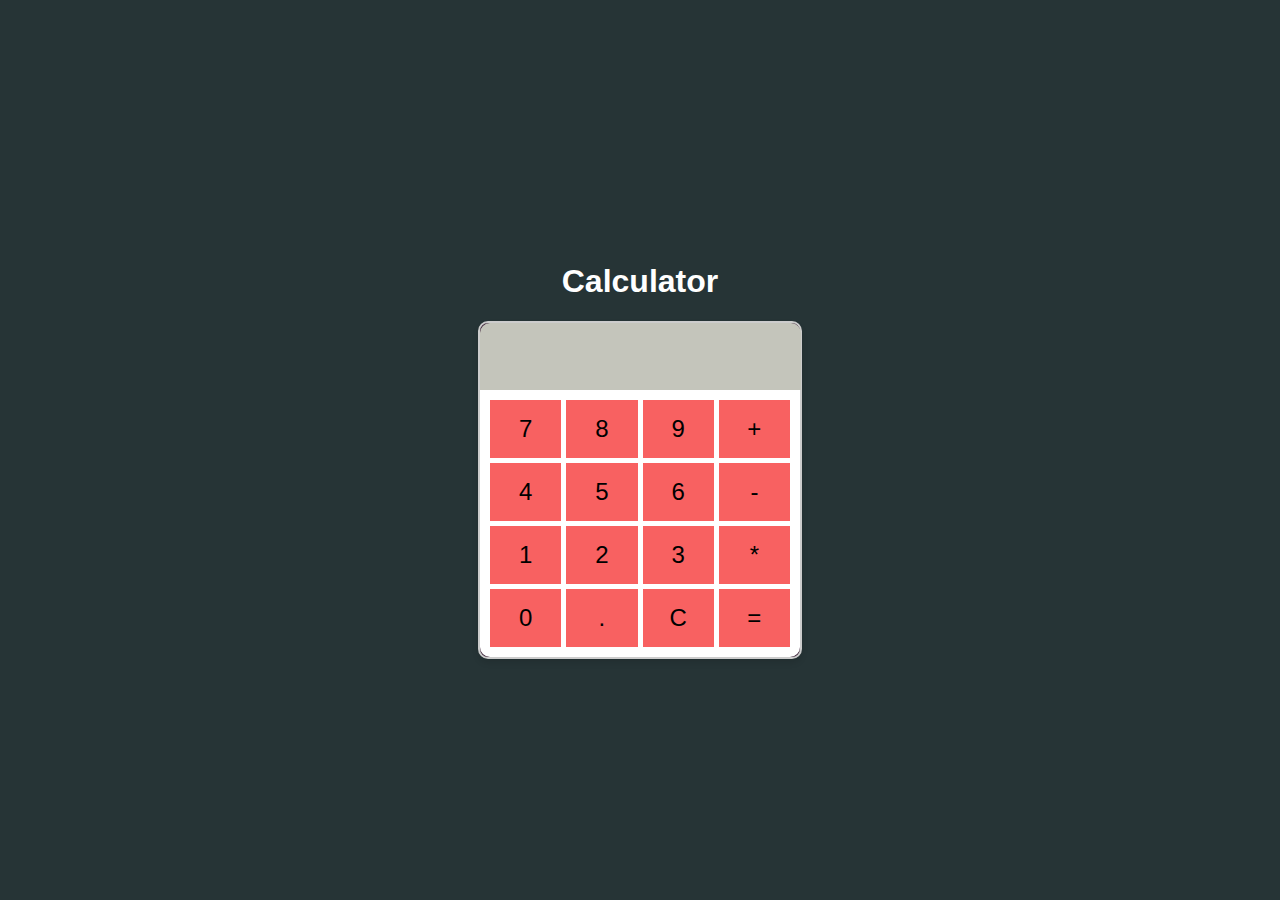
<file: calculator/index.html>
<!DOCTYPE html>
<html lang="en">
<head>
    <meta charset="UTF-8">
    <meta name="viewport" content="width=device-width, initial-scale=1.0">
    <title>Calculator</title>
    <link rel="stylesheet" href="styles.css">
</head>
<body> 
      <div><h1 style="color: white;">Calculator</h1></div>
    <div class="calculator">
    
        <input type="text" id="display" value="">
        <div class="buttons">
            <button onclick="appendToDisplay('7')">7</button>
            <button onclick="appendToDisplay('8')">8</button>
            <button onclick="appendToDisplay('9')">9</button>
            <button onclick="appendToDisplay('+')">+</button>
            <button onclick="appendToDisplay('4')">4</button>
            <button onclick="appendToDisplay('5')">5</button>
            <button onclick="appendToDisplay('6')">6</button>
            <button onclick="appendToDisplay('-')">-</button>
            <button onclick="appendToDisplay('1')">1</button>
            <button onclick="appendToDisplay('2')">2</button>
            <button onclick="appendToDisplay('3')">3</button>
            <button onclick="appendToDisplay('*')">*</button>
            <button onclick="appendToDisplay('0')">0</button>
            <button onclick="appendToDisplay('.')">.</button>
            <button onclick="clearDisplay()">C</button>
            <button onclick="calculate()">=</button>
        </div>
    </div>
    <script src="calculator.js"></script>
</body>
</html>
</file>
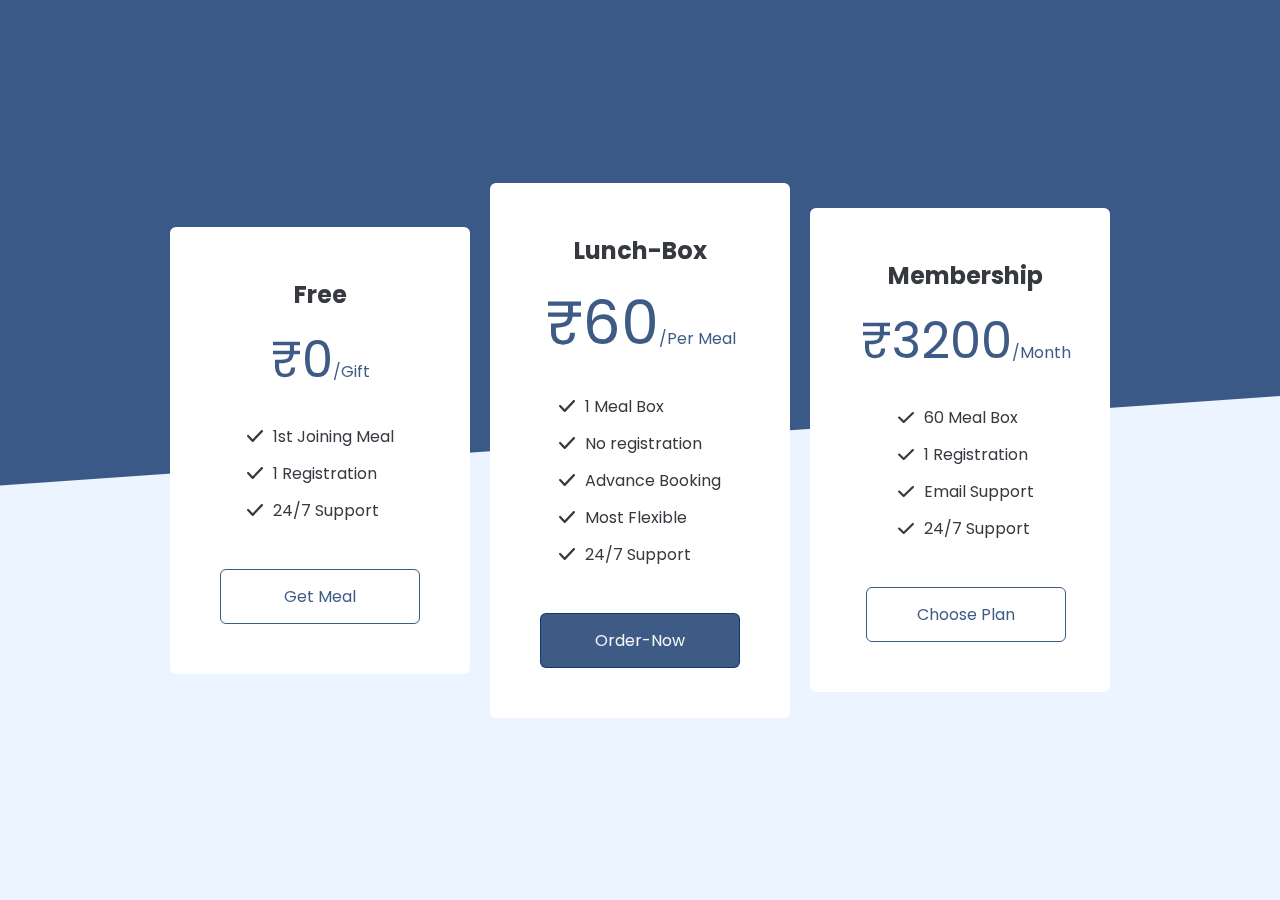
<file: Lunch-Box-main/card.html>
<!DOCTYPE html>
<html lang="en">
  <head>
    <meta charset="UTF-8" />
    <meta http-equiv="X-UA-Compatible" content="IE=edge" />
    <meta name="viewport" content="width=device-width, initial-scale=1.0" />
    <title>Card 2</title>
    <link rel="stylesheet" href="css/styles.css" />
    <link rel="preconnect" href="https://fonts.googleapis.com" />
    <link rel="preconnect" href="https://fonts.gstatic.com" crossorigin />
    <link
      href="https://fonts.googleapis.com/css2?family=Poppins:wght@300;400;500&display=swap"
      rel="stylesheet"
    />
  </head>
  <body>
    <div class="background"></div>
    <article class="card">
      <h2>Free</h2>
      <var><abbr>₹</abbr>0<small>/Gift</small></var>
      <ul>
        <li>
          <img src="assets/check.svg" />
          <p>1st Joining Meal</p>
        </li>
        <li>
          <img src="assets/check.svg" />
          <p>1 Registration</p>
        </li>
        <li>
          <img src="assets/check.svg" />
          <p>24/7 Support</p>
        </li>
      </ul>
      <button>Get Meal</button>
    </article>
    <article class="card primary">
      <h2>Lunch-Box</h2>
      <var><abbr>₹</abbr>60<small>/Per Meal</small></var>
      <ul>
        <li>
          <img src="assets/check.svg" />
          <p>1 Meal Box</p>
        </li>
        <li>
          <img src="assets/check.svg" />
          <p>No registration</p>
        </li>
        <li>
          <img src="assets/check.svg" />
          <p>Advance Booking</p>
        </li>
        <li>
          <img src="assets/check.svg" />
          <p>Most Flexible</p>
        </li>
        <li>
          <img src="assets/check.svg" />
          <p>24/7 Support</p>
        </li>
      </ul>
      <button class="primary">Order-Now</button>
    </article>
    <article class="card">
      <h2>Membership</h2>
      <var><abbr>₹</abbr>3200<small>/Month</small></var>
      <ul>
        <li>
          <img src="assets/check.svg" />
          <p>60 Meal Box</p>
        </li>
        <li>
          <img src="assets/check.svg" />
          <p>1 Registration</p>
        </li>
        <li>
          <img src="assets/check.svg" />
          <p>Email Support</p>
        </li>
        <li>
          <img src="assets/check.svg" />
          <p>24/7 Support</p>
        </li>
      </ul>
      <button>Choose Plan</button>
    </article>
  </body>
</html>
</file>
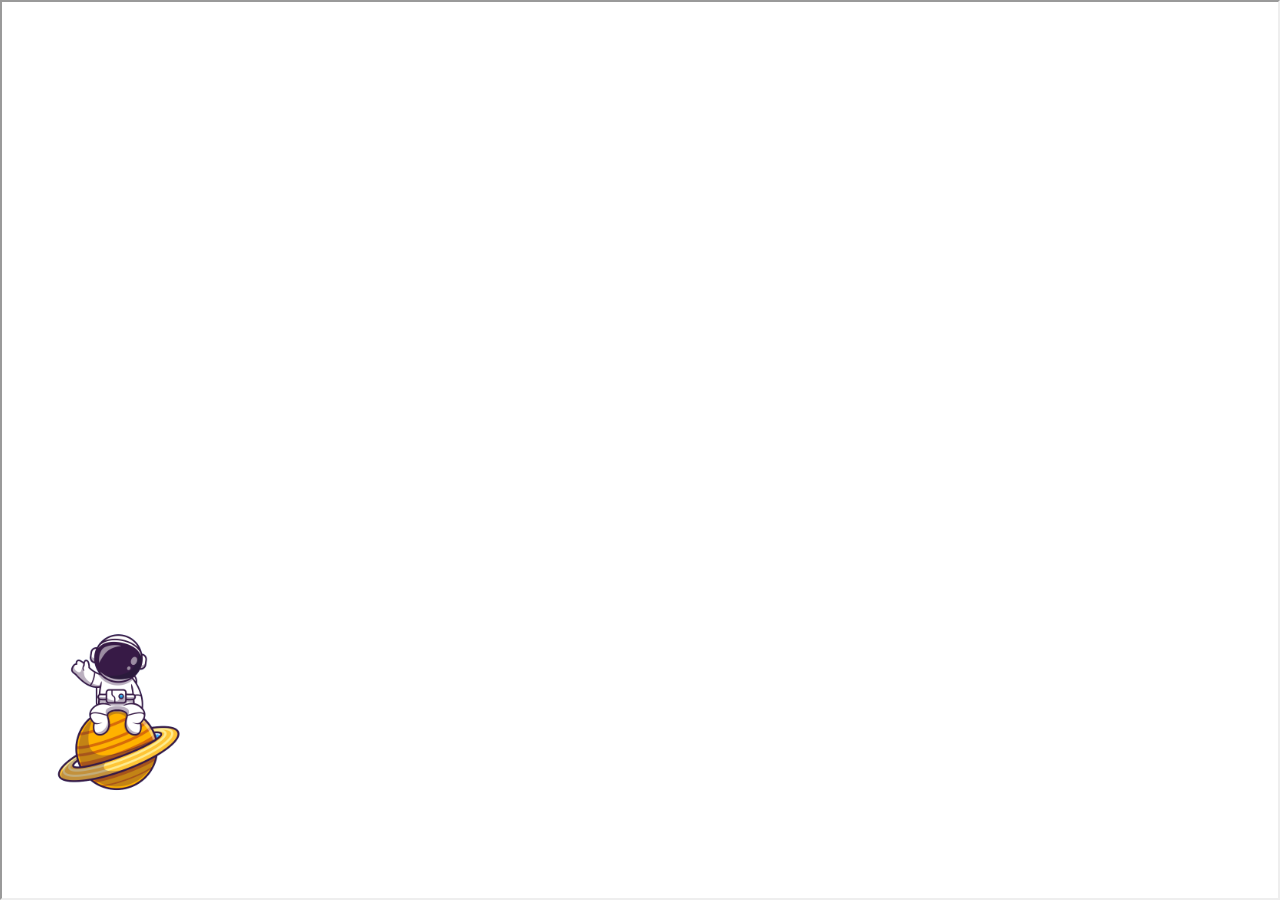
<file: Lunch-Box-main/customer.html>
<!DOCTYPE html>
<html lang="en">
<head>
    <meta charset="UTF-8">
    <meta name="viewport" content="width=device-width, initial-scale=1.0">
    <title>Customer-Map</title>
    <style>
   *{
    margin: 0;
    padding: 0;
    box-sizing: border-box;
   }
.map{
    width: 100vw;
    height: 100vh;
    /* border: 1px solid black;
    border-radius: 16px;
    box-shadow: 2px 2px 5px black;*/
    object-fit: fill;
    z-index: -1;
    position: absolute;
  
}
.img{
    position: absolute;
    z-index: 1;
    width: 15%;
    bottom: 10%;
    left: 1.5%;
  transition: 1s ease-in-out;
  animation: hithere 2s ease infinite;
}

@keyframes hithere {
  30% { transform: scale(1.2); }
  40%, 60% { transform: rotate(-20deg) scale(1.2); }
  50% { transform: rotate(20deg) scale(1.2); }
  70% { transform: rotate(0deg) scale(1.2); }
  100% { transform: scale(1); }
}
    


    </style>
</head>
<body>
    <iframe src="https://www.google.com/maps/d/u/0/embed?mid=1VItJzPqqFJB8kz5xkL4KV4Ccfq1hiME&ehbc=2E312F" class="map"></iframe>
    <img src="assets/astronaut-removebg-preview.png" class="img">
</body>
</html>
</file>
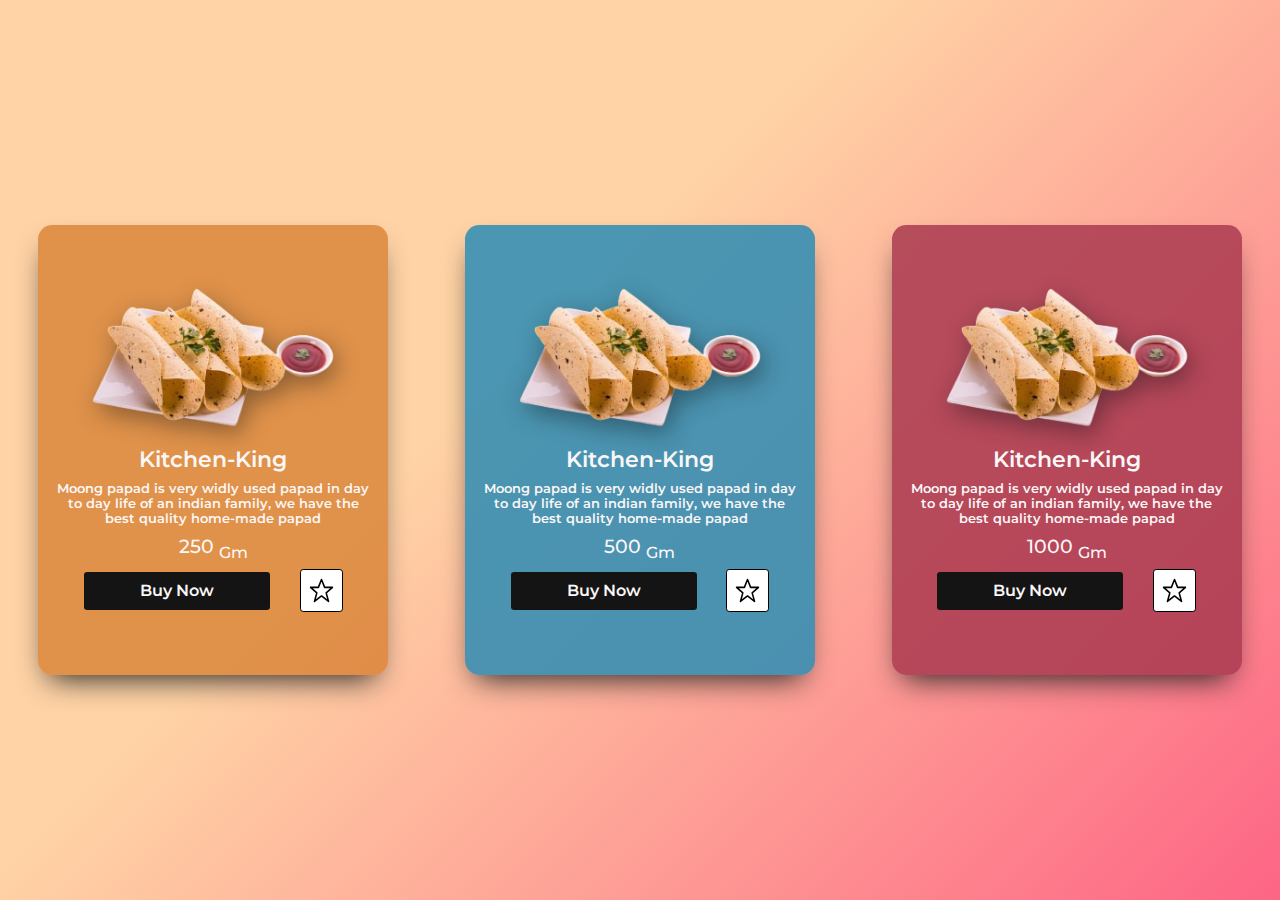
<file: Lunch-Box-main/papad.html>
<!DOCTYPE html>
<html lang="en">
<head>
    <meta charset="UTF-8">
    <meta name="viewport" content="width=device-width, initial-scale=1.0">
    <title>Papad</title>
    <link rel="stylesheet" href="css/papad.css">
</head>
<body>
  <main class="container">
    <section class="card">
      <div class="product-image">
        <img src="assets/Untitled-removebg-preview.png" alt="OFF-white Blue Edition" draggable="false" />
      </div>
      <div class="product-info">
        <h2>Kitchen-King</h2>
        <p>Moong papad is very widly used papad in day to day life of an indian family, we have the best quality home-made papad
        </p>
        <div class="price">250 <sub>Gm</sup> </div>
      </div>
      <div class="btn">
        <button class="buy-btn">Buy Now</button>
        <button class="fav">
          <svg class="svg" id="i-star" xmlns="http://www.w3.org/2000/svg" viewBox="0 0 32 32" stroke="#000" stroke-linecap="round" stroke-linejoin="round" stroke-width="2">
            <path d="M16 2 L20 12 30 12 22 19 25 30 16 23 7 30 10 19 2 12 12 12 Z" />
          </svg>
        </button>
      </div>
    </section>
    <section class="card card-blue">
      <div class="product-image">
        <img src="assets/Untitled-removebg-preview.png" alt="OFF-white Red Edition" draggable="false" />
      </div>
      <div class="product-info">
        <h2>Kitchen-King</h2>
        <p>Moong papad is very widly used papad in day to day life of an indian family, we have the best quality home-made papad
        </p>
        <div class="price">500 <sub>Gm</sup></div>
      </div>
      <div class="btn">
        <button class="buy-btn">Buy Now</button>
        <button class="fav">
          <svg class="svg" id="i-star" xmlns="http://www.w3.org/2000/svg" viewBox="0 0 32 32" stroke="#000" stroke-linecap="round" stroke-linejoin="round" stroke-width="2">
            <path d="M16 2 L20 12 30 12 22 19 25 30 16 23 7 30 10 19 2 12 12 12 Z" />
          </svg>
        </button>
      </div>
    </section>
    <section class="card card-pink">
      <div class="product-image">
        <img src="assets/Untitled-removebg-preview.png" alt="OFF-white Blue Edition" draggable="false" />
      </div>
      <div class="product-info">
        <h2>Kitchen-King</h2>
        <p>Moong papad is very widly used papad in day to day life of an indian family, we have the best quality home-made papad
        </p>
        <div class="price">1000 <sub>Gm</sup></div>
      </div>
      <div class="btn">
        <button class="buy-btn">Buy Now</button>
        <button class="fav">
          <svg class="svg" id="i-star" xmlns="http://www.w3.org/2000/svg" viewBox="0 0 32 32" stroke="#000" stroke-linecap="round" stroke-linejoin="round" stroke-width="2">
            <path d="M16 2 L20 12 30 12 22 19 25 30 16 23 7 30 10 19 2 12 12 12 Z" />
          </svg>
        </button>
      </div>
    </section>
   
  </main>
</body>
</html>
</file>
<file: calculator/styles.css>
body {
    display: flex;
    flex-direction: column;
    justify-content: center;
    align-items: center;
    min-height: 100vh;
    margin: 0;
    background-color: #263436;
    font-family: Arial, sans-serif;
}

.calculator {
    border: 2px solid #ccc;
    border-radius: 10px;
    width: 320px;
    background-color: #42293e;
    box-shadow: 0 4px 6px rgba(0, 0, 0, 0.1);
    text-align: center;
}

#display {
    width: 94%;
    border: none;
    font-size: 32px;
    padding: 15px 10px;
    text-align: right;
    background-color: #c4c5bb;
    border-radius: 10px 10px 0 0;
}

.buttons {
    display: grid;
    grid-template-columns: repeat(4, 1fr);
    gap: 5px;
    padding: 10px;
    background-color: #fff;
    border-radius: 0 0 10px 10px;
}

button {
    font-size: 24px;
    padding: 15px 0;
    border: none;
    cursor: pointer;
    background-color: #f86161;
    transition: background-color 0.2s;
}

button:hover {
    background-color: #ddd;
}

button.operator {
    background-color: #f1a33c;
    color: white;
}

button.operator:hover {
    background-color: #e19233;
}

#clear {
    background-color: #ff5252;
    color: white;
}

#clear:hover {
    background-color: #ff0000;
}

#calculate {
    grid-column: span 2;
    background-color: #4caf50;
    color: white;
}

#calculate:hover {
    background-color: #45a048;
}
</file>
<file: Lunch-Box-main/css/styles.css>
* {
  box-sizing: border-box;
}

body {
  display: flex;
  align-items: center;
  justify-content: center;
  flex-direction: column;
  gap: 20px;
  padding: 60px 0;
  margin: 0;
  color: #36393f;
  background: #ecf4ff;
  background-size: 16px 16px;
  font-family: "Euclid Circular A", "Poppins";
}

.background {
  position: fixed;
  z-index: -1;
  top: -100px;
  left: -100px;
  right: -100px;
  height: 60vh;
  rotate: -4deg;
  background: #0a2f65c9;
}

.card {
  display: grid;
  place-items: center;
  gap: 10px;
  order: 2;
  width: 75%;
  margin: 0 auto;
  border-radius: 6px;
  padding: 50px;
  background: #ffffff;
  font-size: 125%;
}

.card.primary {
  order: 1;
}

.card.primary var {
  font-size: 60px;
}

@media (width >= 660px) {
  .card {
    width: 60vw;
  }
}

@media (width >= 960px) {
  body {
    padding: 0;
    flex-direction: row;
  }

  body,
  html {
    height: 100%;
  }

  .card {
    width: 300px;
    max-width: 300px;
    margin: 0;
    font-size: 100%;
  }

  .card.primary {
    order: 2;
  }
}

p,
h2 {
  margin: 0;
}

.card var {
  color: #0a2f65c9;
  font-weight: 400;
  font-size: 50px;
  font-style: normal;
  margin-bottom: 10px;
}

.card var small {
  font-size: 16px;
}

ul {
  list-style: none;
  padding: 0;
  margin: 0 0 30px;
}

ul li {
  display: flex;
  gap: 10px;
  align-items: center;
  padding: 6px 0;
}

ul li img {
  width: 16px;
}

.card button {
  display: grid;
  place-items: center;
  min-width: 200px;
  padding: 14px 0;
  border-radius: 6px;
  border: 1px solid #0a2f65c9;
  background: transparent;
  color: #0a2f65c9;
  font-size: inherit;
  font-family: inherit;
  cursor: pointer;
  transition: .2s ease-in-out;
}
.card button:hover{
  background: #0a2f65c9;
  color: #f7f7f7;
}

.card button.primary {
  background: #0a2f65c9;
  color: #f7f7f7;
  transition: .2s ease-in-out;
}

.card button.primary:hover {
  background: #0a2f65c9;
  color: #f7f7f7;
  transform: scale(.8);
}
</file>
<file: Lunch-Box-main/css/papad.css>
/*===== GOOGLE FONTS =====*/
@import url("https://fonts.googleapis.com/css2?family=Montserrat:wght@400;500;600;700&display=swap");

/*===== VARIABLES CSS =====*/
:root {
  --dark-color-lighten: #f2f5ff;
  --red-card: #cd6a129e;
  --blue-card: #368eb3e4;
  --pink-card:#aa3a50db;
  --btn: #141414;
  --btn-hover: #3a3a3a;
  --text: #fbf7f7;
}

/*===== RESET =====*/
*,
::before,
::after {
  margin: 0;
  padding: 0;
  box-sizing: border-box;
}

body {
  margin: 0;
  padding: 0;
  box-sizing: border-box;
  height: 100vh;
  width: 100vw;
  /* background-color: var(--dark-color-lighten); */
  
  background-image: linear-gradient( 135deg, #FFD3A5 40%, #FD6585 100%);


  font-family: "Montserrat", sans-serif;
}
button {
  font-family: "Montserrat", sans-serif;
  display: inline-block;
  border: none;
  outline: none;
  border-radius: 0.2rem;
  color: var(--text);
  cursor: pointer;
}

a {
  text-decoration: none;
}

img {
  width: 100%;
  height: 100%;
  user-select: none;
}

/*===== CARD =====*/
.container {
  height: 100%;
  width: 100vw;

  margin: auto;
  display: flex;
  align-items: center;
  justify-content: space-around;
  flex-wrap: wrap;
  row-gap: 45px;
}
.card {
  padding: 2rem 1rem;
  width: 350px;
  height: 450px;
  box-shadow: -1px 15px 30px -12px rgb(32, 32, 32);
  border-radius: 0.9rem;
  background-color: var(--red-card);
  color: var(--text);
  cursor: pointer;
}

.card-blue {
   background: var(--blue-card);
}
.card-pink {
  background: var(--pink-card);
}

.product-image {
  transform: scale(.8);
  transition: transform .6s ease-in-out;
  filter: drop-shadow(5px 10px 15px rgba(8, 9, 13, 0.4));
}
.product-info {
  margin-top: -25px;
  text-align: center;
  padding: 5px 0px;
}

.card:hover .product-image {
 transform: scale(.9);
  transform: translateY(-10px); 
}

.product-info h2 {
  font-size: 1.4rem;
  font-weight: 600;
  text-align: center;
}
.product-info p {
  margin: 8px 0px;
  font-size: 0.8rem;
  font-weight: 600;
  text-align: center;
}
.price {
  font-size: 1.2rem;
  font-weight: 500;
  text-align: center;
}
.btn {
  margin: 2px 0px;
  display: flex;
  justify-content: space-evenly;
  align-items: center;
}
.buy-btn {
  background-color: var(--btn);
  padding: 0.6rem 3.5rem;
  font-weight: 600;
  font-size: 1rem;
  transition: 300ms ease;
}
.buy-btn:hover {
  background-color: var(--btn-hover);
}
.fav {
  box-sizing: border-box;
  background: #fff;
  padding: 0.5rem 0.5rem;
  border: 1px solid#000;
  display: grid;
  place-items: center;
}

.svg {
  height: 25px;
  width: 25px;
  fill: #fff;
  transition: all 500ms ease;
}

.fav:hover .svg {
  fill: #000;
}

@media screen and (max-width: 800px) {
  body {
    height: 100%;
  }
  .container {
    padding: 2rem 0;
    width: 100vw;
    flex-direction: column;
    gap: 3rem;
  }
}
</file>
